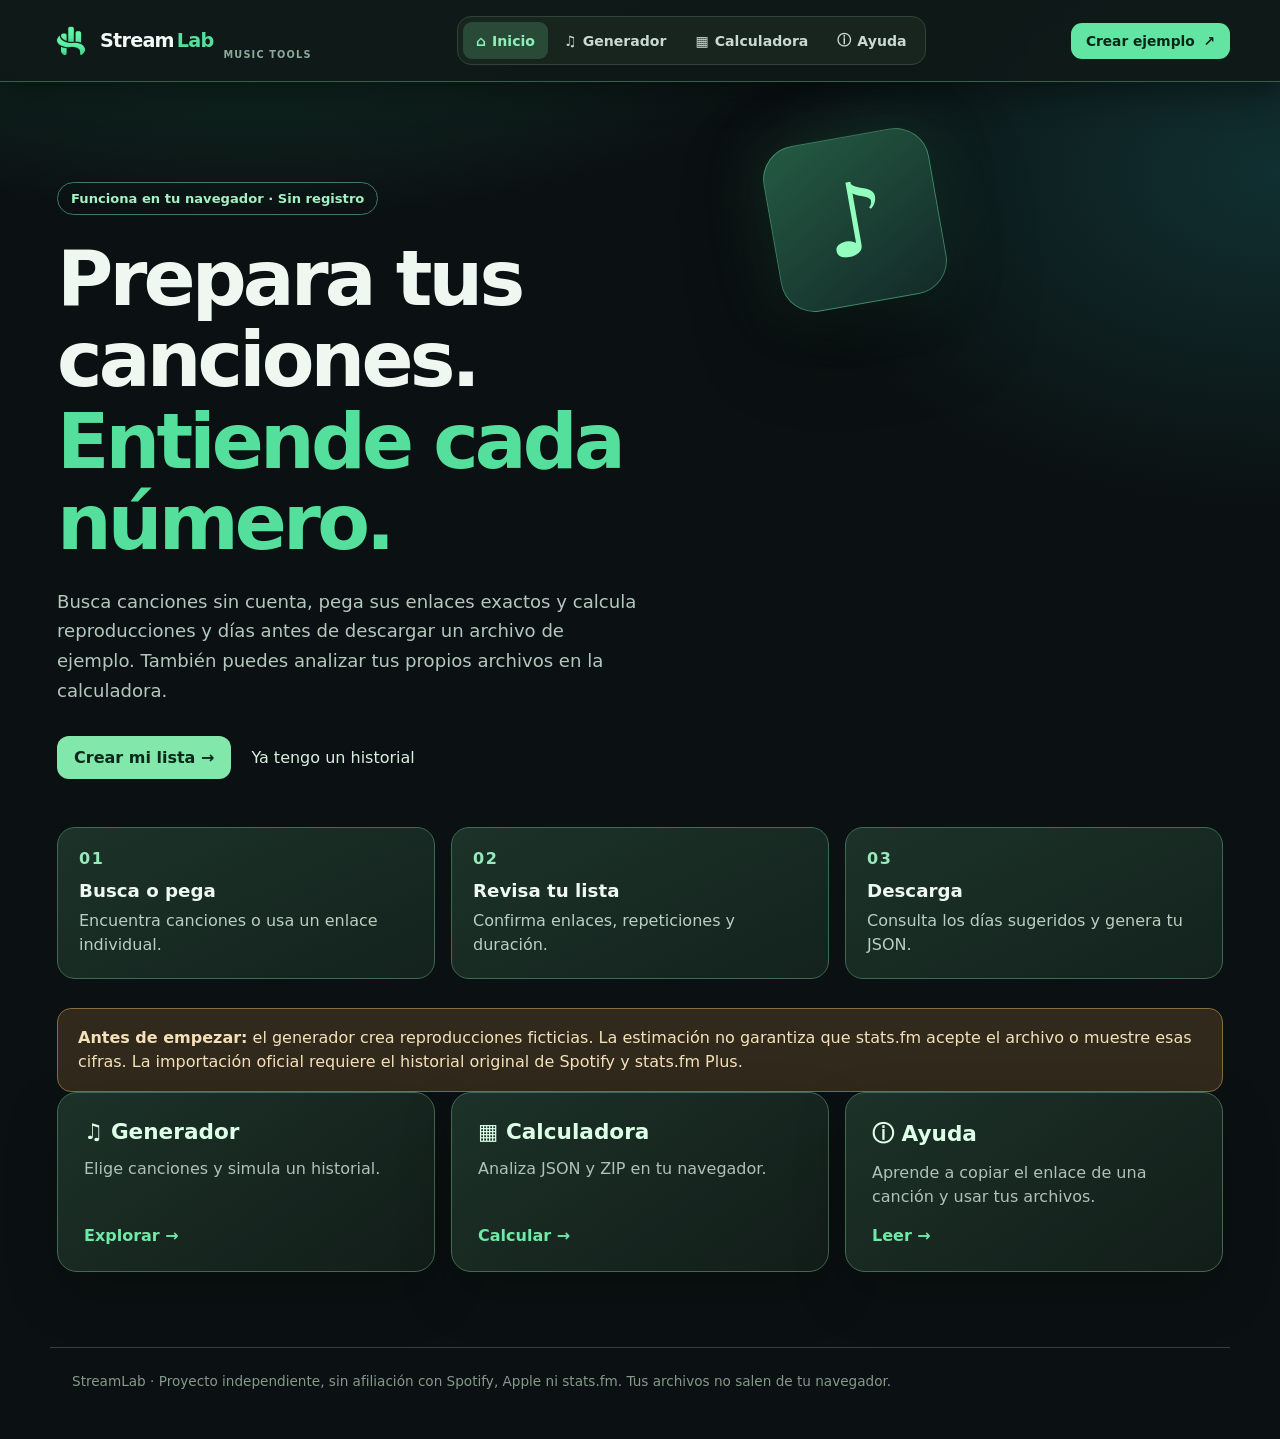
<file: index.html>
<!doctype html><html lang="es"><head><meta charset="utf-8"><meta name="viewport" content="width=device-width,initial-scale=1"><meta name="theme-color" content="#0c1318"><title>StreamLab · Inicio</title><link rel="stylesheet" href="styles.css?v=10"><link rel="icon" type="image/png" sizes="32x32" href="[data-uri]"><link rel="apple-touch-icon" href="[data-uri]"></head><body><a class="skip-link" href="#main">Saltar al contenido</a><header class="top"><a class="brand" href="index.html"><img class="brand-logo" src="[data-uri]" alt="" width="42" height="42"> Stream<span>Lab</span><small>music tools</small></a><nav aria-label="Secciones"><a href="index.html" class="navlink active" aria-current="page">⌂ <span>Inicio</span></a><a href="generator.html" class="navlink">♫ <span>Generador</span></a><a href="calculator.html" class="navlink">▦ <span>Calculadora</span></a><a href="help.html" class="navlink">ⓘ <span>Ayuda</span></a></nav><a class="nav-cta" href="generator.html">Crear ejemplo <span>↗</span></a></header><main id="main" class="page-index"><section class="hero"><div class="pill">Funciona en tu navegador · Sin registro</div><h1>Prepara tus canciones.<br><em>Entiende cada número.</em></h1><p>Busca canciones sin cuenta, pega sus enlaces exactos y calcula reproducciones y días antes de descargar un archivo de ejemplo. También puedes analizar tus propios archivos en la calculadora.</p><a class="button" href="generator.html">Crear mi lista →</a><a class="subtle" href="calculator.html">Ya tengo un historial</a></section><div class="home-steps" aria-label="Tres pasos para empezar"><div><span>01</span><strong>Busca o pega</strong><p>Encuentra canciones o usa un enlace individual.</p></div><div><span>02</span><strong>Revisa tu lista</strong><p>Confirma enlaces, repeticiones y duración.</p></div><div><span>03</span><strong>Descarga</strong><p>Consulta los días sugeridos y genera tu JSON.</p></div></div><div class="alert"><strong>Antes de empezar:</strong> el generador crea reproducciones ficticias. La estimación no garantiza que stats.fm acepte el archivo o muestre esas cifras. La importación oficial requiere el historial original de Spotify y stats.fm Plus.</div><div class="home-grid"><a href="generator.html"><strong>♫ Generador</strong><span>Elige canciones y simula un historial.</span><b>Explorar →</b></a><a href="calculator.html"><strong>▦ Calculadora</strong><span>Analiza JSON y ZIP en tu navegador.</span><b>Calcular →</b></a><a href="help.html"><strong>ⓘ Ayuda</strong><span>Aprende a copiar el enlace de una canción y usar tus archivos.</span><b>Leer →</b></a></div></main><footer>StreamLab · Proyecto independiente, sin afiliación con Spotify, Apple ni stats.fm. Tus archivos no salen de tu navegador.</footer><script src="ui.js?v=10" defer></script></body></html>
</file>
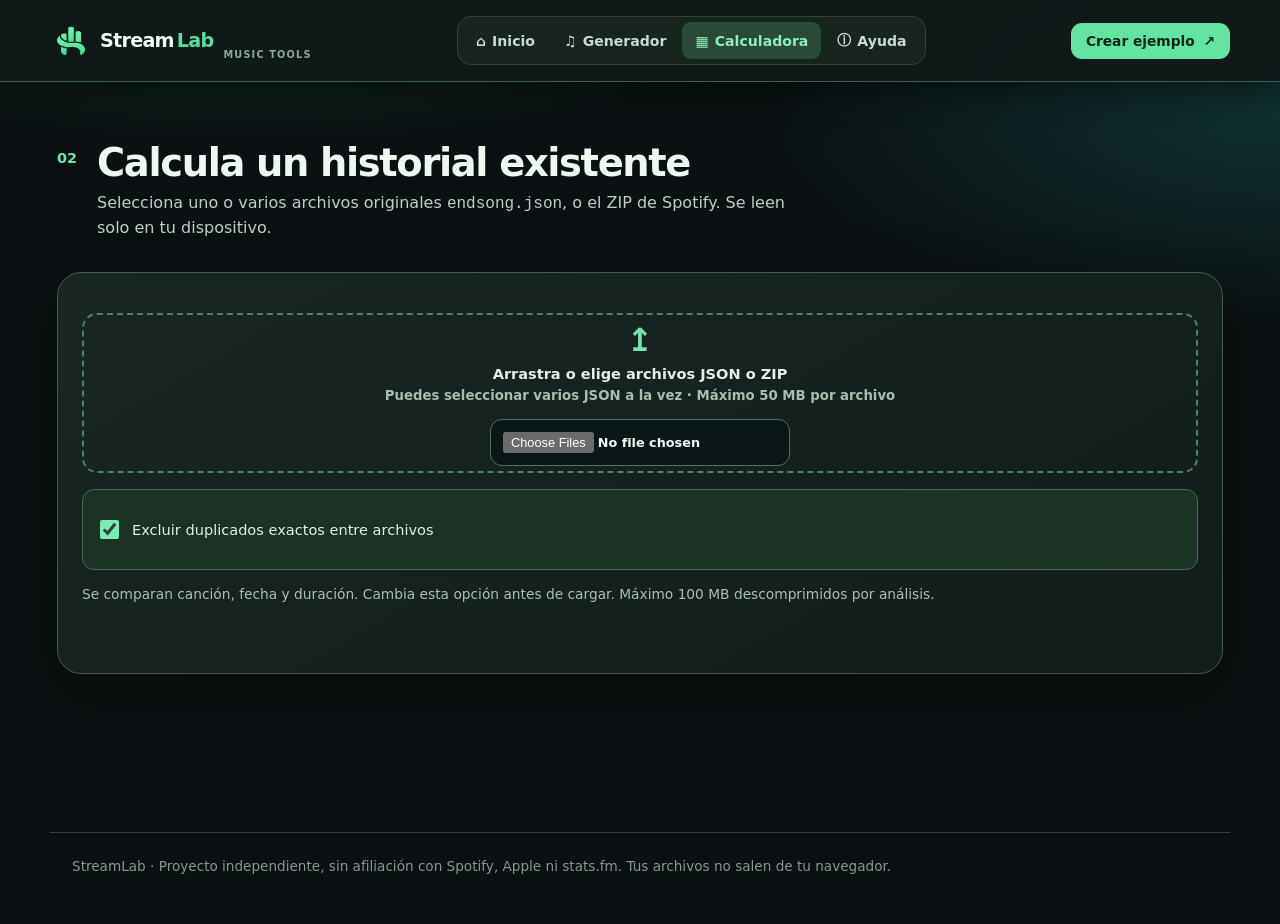
<file: calculator.html>
<!doctype html><html lang="es"><head><meta charset="utf-8"><meta name="viewport" content="width=device-width,initial-scale=1"><meta name="theme-color" content="#0c1318"><title>StreamLab · Calculadora</title><link rel="stylesheet" href="styles.css?v=10"><link rel="icon" type="image/png" sizes="32x32" href="[data-uri]"><link rel="apple-touch-icon" href="[data-uri]"></head><body><a class="skip-link" href="#main">Saltar al contenido</a><header class="top"><a class="brand" href="index.html"><img class="brand-logo" src="[data-uri]" alt="" width="42" height="42"> Stream<span>Lab</span><small>music tools</small></a><nav aria-label="Secciones"><a href="index.html" class="navlink">⌂ <span>Inicio</span></a><a href="generator.html" class="navlink">♫ <span>Generador</span></a><a href="calculator.html" class="navlink active" aria-current="page">▦ <span>Calculadora</span></a><a href="help.html" class="navlink">ⓘ <span>Ayuda</span></a></nav><a class="nav-cta" href="generator.html">Crear ejemplo <span>↗</span></a></header><main id="main" class="page-calculator"><section id="calcular" class="section"><div class="section-title"><span class="number">02</span><div><h2>Calcula un historial existente</h2><p>Selecciona uno o varios archivos originales <code>endsong.json</code>, o el ZIP de Spotify. Se leen solo en tu dispositivo.</p></div></div><div class="panel calculator"><label class="drop" for="historyFiles"><span class="drop-icon">↥</span><strong>Arrastra o elige archivos JSON o ZIP</strong><span>Puedes seleccionar varios JSON a la vez · Máximo 50 MB por archivo</span><input id="historyFiles" type="file" accept=".json,.zip,application/json,application/zip" multiple></label><label class="check"><input id="dedupe" type="checkbox" checked> Excluir duplicados exactos entre archivos</label><p class="hint">Se comparan canción, fecha y duración. Cambia esta opción antes de cargar. Máximo 100 MB descomprimidos por análisis.</p><progress id="readProgress" class="hidden" aria-label="Progreso del análisis"></progress><p id="fileMessage" class="message" role="status" aria-live="polite"></p><div id="fileSummary" class="hidden"><div class="stats dashboard"><div><strong id="realPlays">0</strong><span>Registros de canciones analizados</span></div><div><strong id="realSongs">0</strong><span>Canciones diferentes</span></div><div><strong id="realMinutes">0</strong><span>Minutos escuchados</span></div><div><strong id="realArtists">0</strong><span>Artistas diferentes</span></div><div><strong id="realHours">0</strong><span>Horas escuchadas</span></div><div><strong id="realAlbums">0</strong><span>Álbumes diferentes</span></div><div><strong id="realDays">0</strong><span>Días con reproducciones</span></div><div><strong id="realAvg">0</strong><span>Promedio diario</span></div></div><div class="daily-stats"><h3>Promedios diarios</h3><div class="stats"><div><strong id="avgPlays">0</strong><span>reproducciones por día</span></div><div><strong id="avgMinutes">0</strong><span>minutos por día</span></div></div></div><p class="date-range" id="dateRange"></p><div id="diagnostics" class="diagnostics"></div><button id="exportReport" type="button" class="secondary">Descargar resumen JSON</button><h3>Canciones con más registros</h3><div id="topSongs" class="top-songs"></div><p class="hint">Estos son los datos del archivo, no una confirmación de aceptación por stats.fm. Los días y promedios se calculan en UTC; las fechas ausentes impiden calcular un promedio fiable.</p></div></div></section></main><footer>StreamLab · Proyecto independiente, sin afiliación con Spotify, Apple ni stats.fm. Tus archivos no salen de tu navegador.</footer><script src="core.js?v=10" defer></script><script src="zip.js?v=10" defer></script><script src="calculator.js?v=10" defer></script><script src="ui.js?v=10" defer></script></body></html>
</file>
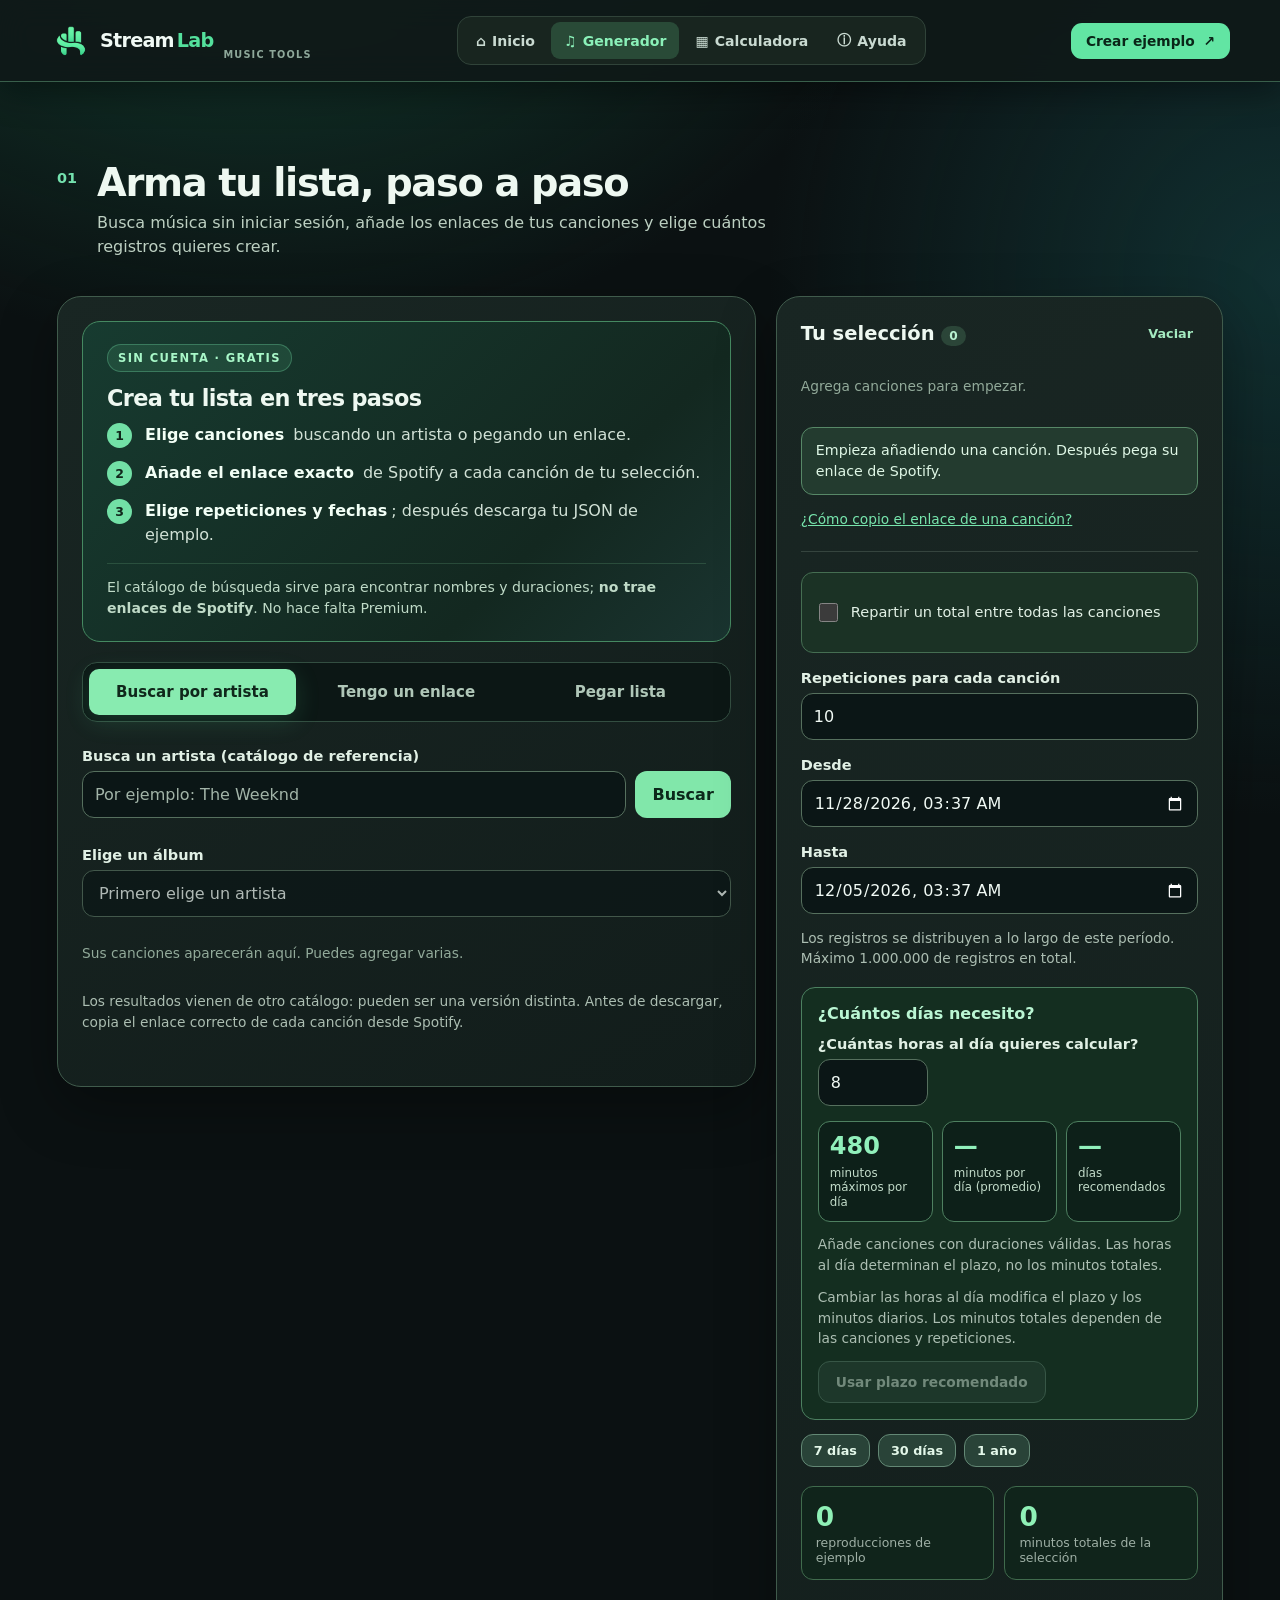
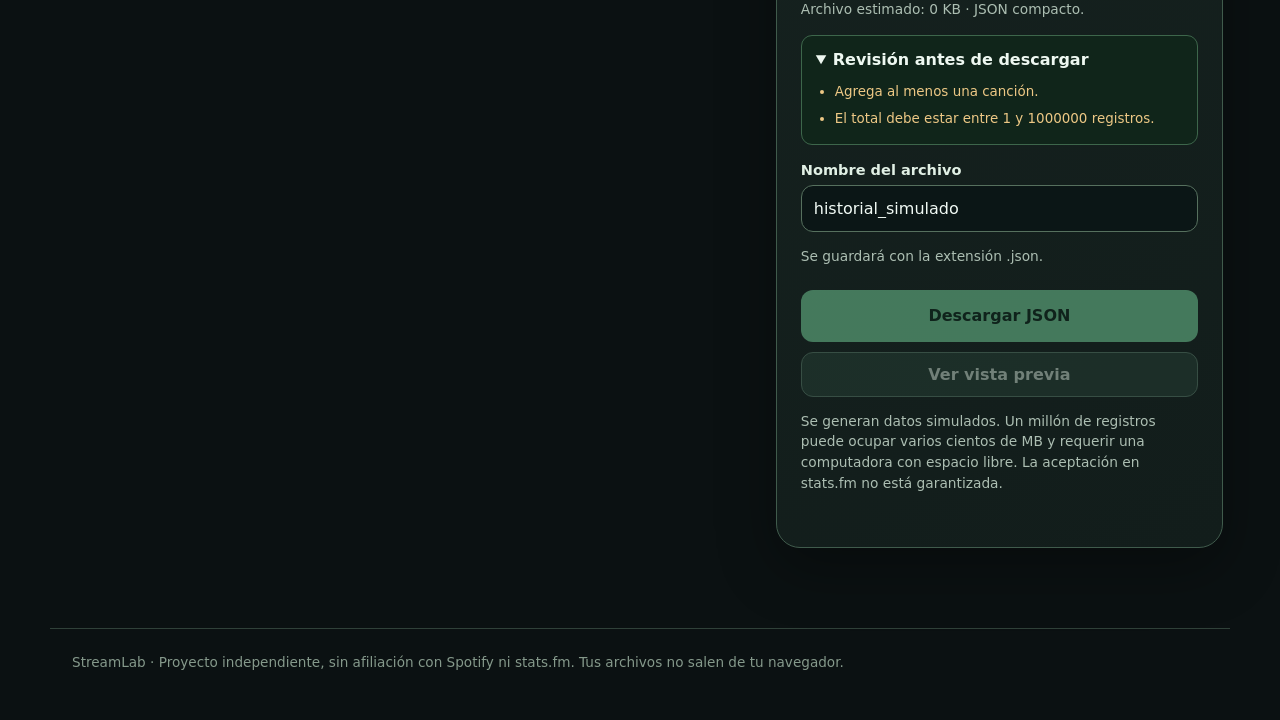
<file: generator.html>
<!doctype html><html lang="es"><head><meta charset="utf-8"><meta name="viewport" content="width=device-width,initial-scale=1"><meta name="theme-color" content="#0c1318"><title>StreamLab · Generador</title><link rel="stylesheet" href="styles.css?v=15"><link rel="icon" type="image/png" sizes="32x32" href="[data-uri]"><link rel="apple-touch-icon" href="[data-uri]"></head><body><a class="skip-link" href="#main">Saltar al contenido</a><header class="top"><a class="brand" href="index.html"><img class="brand-logo" src="[data-uri]" alt="" width="42" height="42"> Stream<span>Lab</span><small>music tools</small></a><nav aria-label="Secciones"><a href="index.html" class="navlink">⌂ <span>Inicio</span></a><a href="generator.html" class="navlink active" aria-current="page">♫ <span>Generador</span></a><a href="calculator.html" class="navlink">▦ <span>Calculadora</span></a><a href="help.html" class="navlink">ⓘ <span>Ayuda</span></a></nav><a class="nav-cta" href="generator.html">Crear ejemplo <span>↗</span></a></header><main id="main" class="page-generator"><section id="crear" class="section"><div class="section-title"><span class="number">01</span><div><h2>Arma tu lista, paso a paso</h2><p>Busca música sin iniciar sesión, añade los enlaces de tus canciones y elige cuántos registros quieres crear.</p></div></div><div class="columns"><div class="panel"><div class="guide-card"><span class="guide-tag">SIN CUENTA · GRATIS</span><h3>Crea tu lista en tres pasos</h3><ol><li><strong>Elige canciones</strong> buscando un artista o pegando un enlace.</li><li><strong>Añade el enlace exacto</strong> de Spotify a cada canción de tu selección.</li><li><strong>Elige repeticiones y fechas</strong>; después descarga tu JSON de ejemplo.</li></ol><p>El catálogo de búsqueda sirve para encontrar nombres y duraciones; <strong>no trae enlaces de Spotify</strong>. No hace falta Premium.</p></div><div class="tabs" role="tablist" aria-label="Forma de añadir música"><button class="tab selected" type="button" data-mode="search">Buscar por artista</button><button class="tab" type="button" data-mode="link">Tengo un enlace</button><button class="tab" type="button" data-mode="batch">Pegar lista</button></div><div id="searchPane" class="pane"><label for="artistSearch">Busca un artista (catálogo de referencia)</label><div class="row"><input id="artistSearch" placeholder="Por ejemplo: The Weeknd" autocomplete="off"><button id="findArtists" type="button">Buscar</button></div><div id="artistResults" class="results" aria-live="polite"></div><label for="albumSelect">Elige un álbum</label><select id="albumSelect" disabled><option>Primero elige un artista</option></select><div id="trackResults" class="results" aria-live="polite"><p class="muted">Sus canciones aparecerán aquí. Puedes agregar varias.</p></div><p class="hint">Los resultados vienen de otro catálogo: pueden ser una versión distinta. Antes de descargar, copia el enlace correcto de cada canción desde Spotify.</p></div><div id="linkPane" class="pane hidden"><label for="spotifyUrl">Enlace de Spotify (canción o álbum)</label><div class="row"><input id="spotifyUrl" type="url" placeholder="https://open.spotify.com/track/..."><button id="resolveUrl" type="button">Revisar enlace</button></div><div id="linkResult" class="results" aria-live="polite"></div><p class="hint">Un enlace de canción permite recuperar el título público; completa artista y duración. Si pegas un álbum, te mostramos posibles coincidencias para orientarte, pero deberás añadir el enlace exacto de cada canción.</p><form id="manualPane" class="hidden"><p class="hint">Comprueba los datos de esta versión. <a id="verifySpotify" href="https://open.spotify.com/" target="_blank" rel="noopener noreferrer">Abrir canción en Spotify ↗</a></p><div class="formgrid"><div><label for="manualArtist">Artista *</label><input id="manualArtist" required placeholder="Nombre del artista"></div><div><label for="manualAlbum">Álbum</label><input id="manualAlbum" placeholder="Opcional"></div><div><label for="manualTrack">Canción *</label><input id="manualTrack" required placeholder="Título de canción"></div><div><label for="manualDuration">Duración en segundos *</label><input id="manualDuration" type="number" min="1" max="36000" required value="210"></div></div><label for="manualUri">Enlace de la canción de Spotify</label><input id="manualUri" required readonly placeholder="https://open.spotify.com/track/..."><button type="submit" class="add">+ Agregar canción</button></form></div><div id="batchPane" class="pane hidden"><h3>Importar una lista de canciones</h3><p class="hint">Pega varios enlaces de canciones o sube un TXT, MD, CSV, JSON o DOCX (hasta 5 MB). Todo se lee en este dispositivo.</p><label for="batchText">Texto con enlaces de Spotify</label><textarea id="batchText" rows="7" placeholder="Canción | Artista | Álbum | 3:20 | https://open.spotify.com/track/…"></textarea><label for="batchFile">O selecciona un documento</label><input id="batchFile" type="file" accept=".txt,.md,.csv,.json,.docx,text/plain,application/vnd.openxmlformats-officedocument.wordprocessingml.document"><button id="scanBatch" type="button" class="full add">Detectar enlaces</button><p class="hint">Puedes escribir cada canción como: título | artista | álbum | duración (m:ss) | enlace. También se aceptan enlaces solos, pero hay que revisar la duración.</p><div id="batchResults" class="batch-results" aria-live="polite"></div><div class="row batch-actions"><button id="lookupBatch" type="button" class="secondary hidden">Consultar títulos públicos</button><button id="addBatch" type="button" class="hidden">Añadir canciones completas</button></div><p id="batchMessage" class="message" role="status" aria-live="polite"></p></div><div class="message" id="searchMessage" role="status" aria-live="polite"></div></div><aside class="panel queue-panel"><div class="queue-head"><h3>Tu selección <span id="queueCount" class="badge">0</span></h3><button id="clearQueue" class="text-btn" type="button">Vaciar</button></div><div id="queue" class="queue"><p class="muted">Agrega canciones para empezar.</p></div><p id="linkProgress" class="progress-note" role="status" aria-live="polite">Empieza añadiendo una canción. Después pega su enlace de Spotify.</p><p class="hint"><a href="help.html">¿Cómo copio el enlace de una canción?</a></p><div class="controls"><label class="check" for="repeatTotal"><input id="repeatTotal" type="checkbox"> Repartir un total entre todas las canciones</label><div id="totalControl" class="hidden"><label for="totalPlays">Total para repartir</label><input id="totalPlays" type="number" min="1" max="1000000" value="100"><p class="hint">El total se divide entre las canciones; la diferencia entre ellas será como máximo una reproducción.</p></div><div id="perSongControl"><label for="plays">Repeticiones para cada canción</label><input id="plays" type="number" min="1" max="1000000" value="10"></div><div class="formgrid"><div><label for="start">Desde</label><input id="start" type="datetime-local"></div><div><label for="end">Hasta</label><input id="end" type="datetime-local"></div></div><p class="hint">Los registros se distribuyen a lo largo de este período. Máximo 1.000.000 de registros en total.</p></div><div id="periodPlanner" class="period-planner" aria-live="polite"><strong>¿Cuántos días necesito?</strong><label for="dailyHours">¿Cuántas horas al día quieres calcular?</label><input id="dailyHours" type="number" min="1" max="24" step="1" value="8"><div class="planning-metrics"><div><strong id="dailyCapacity">480</strong><span>minutos máximos por día</span></div><div><strong id="dailyAverage">—</strong><span>minutos por día (promedio)</span></div><div><strong id="recommendedDays">—</strong><span>días recomendados</span></div></div><p id="daysEstimate" class="hint">Añade canciones para calcular el plazo.</p><p class="hint">Cambiar las horas al día modifica el plazo y los minutos diarios. Los minutos totales dependen de las canciones y repeticiones.</p><button id="applyDays" type="button" class="secondary" disabled>Usar plazo recomendado</button></div><div class="presets" aria-label="Período rápido"><button type="button" data-days="7" class="secondary">7 días</button><button type="button" data-days="30" class="secondary">30 días</button><button type="button" data-days="365" class="secondary">1 año</button></div><div class="stats"><div><strong id="estimatePlays">0</strong><span>reproducciones de ejemplo</span></div><div><strong id="estimateMinutes">0</strong><span>minutos totales de la selección</span></div></div><p id="estimateSize" class="hint"></p><details class="validation" open><summary>Revisión antes de descargar</summary><ul id="validationList" aria-live="polite"></ul></details><label for="filename">Nombre del archivo</label><input id="filename" type="text" maxlength="80" value="historial_simulado" placeholder="Ejemplo: mis_canciones"><p class="hint">Se guardará con la extensión .json.</p><button id="download" type="button" class="full" disabled>Descargar JSON</button><div id="downloadState" class="download-state hidden"><label for="downloadProgress">Preparando archivo</label><progress id="downloadProgress" max="100" value="0"></progress><div class="row"><span id="downloadStatus" role="status" aria-live="polite"></span><button id="cancelDownload" type="button" class="secondary">Cancelar</button></div></div><button id="preview" class="secondary full" type="button">Ver vista previa</button><pre id="jsonPreview" class="hidden" tabindex="0" aria-label="Vista previa de los primeros registros"></pre><p class="hint">Se generan datos simulados. Un millón de registros puede ocupar varios cientos de MB y requerir una computadora con espacio libre. La aceptación en stats.fm no está garantizada.</p><div class="message" id="generateMessage" role="status" aria-live="polite"></div></aside></div></section></main><dialog id="linkDialog" aria-labelledby="linkTitle"><form id="linkForm"><h2 id="linkTitle">Revisar canción y enlace</h2><p id="linkSong"></p><div class="formgrid"><div><label for="editTrack">Canción</label><input id="editTrack" required></div><div><label for="editArtist">Artista</label><input id="editArtist" required></div><div><label for="editAlbum">Álbum</label><input id="editAlbum"></div><div><label for="editDuration">Duración (segundos)</label><input id="editDuration" type="number" min="1" max="36000" step="1" required></div></div><label for="queueUri">Enlace o URI de Spotify</label><input id="queueUri" required placeholder="https://open.spotify.com/track/…"><p class="hint">Abre esa versión en Spotify, toca ⋮ → Compartir → Copiar enlace.</p><p id="linkError" role="alert"></p><div class="row"><button type="submit">Guardar cambios</button><button id="closeLink" type="button" class="secondary">Cancelar</button></div></form></dialog><footer>StreamLab · Proyecto independiente, sin afiliación con Spotify ni stats.fm. Tus archivos no salen de tu navegador.</footer><script src="core.js?v=12" defer></script><script src="zip.js?v=11" defer></script><script src="batch-links.js?v=1" defer></script><script src="app.js?v=19" defer></script><script src="ui.js?v=10" defer></script></body></html>
</file>
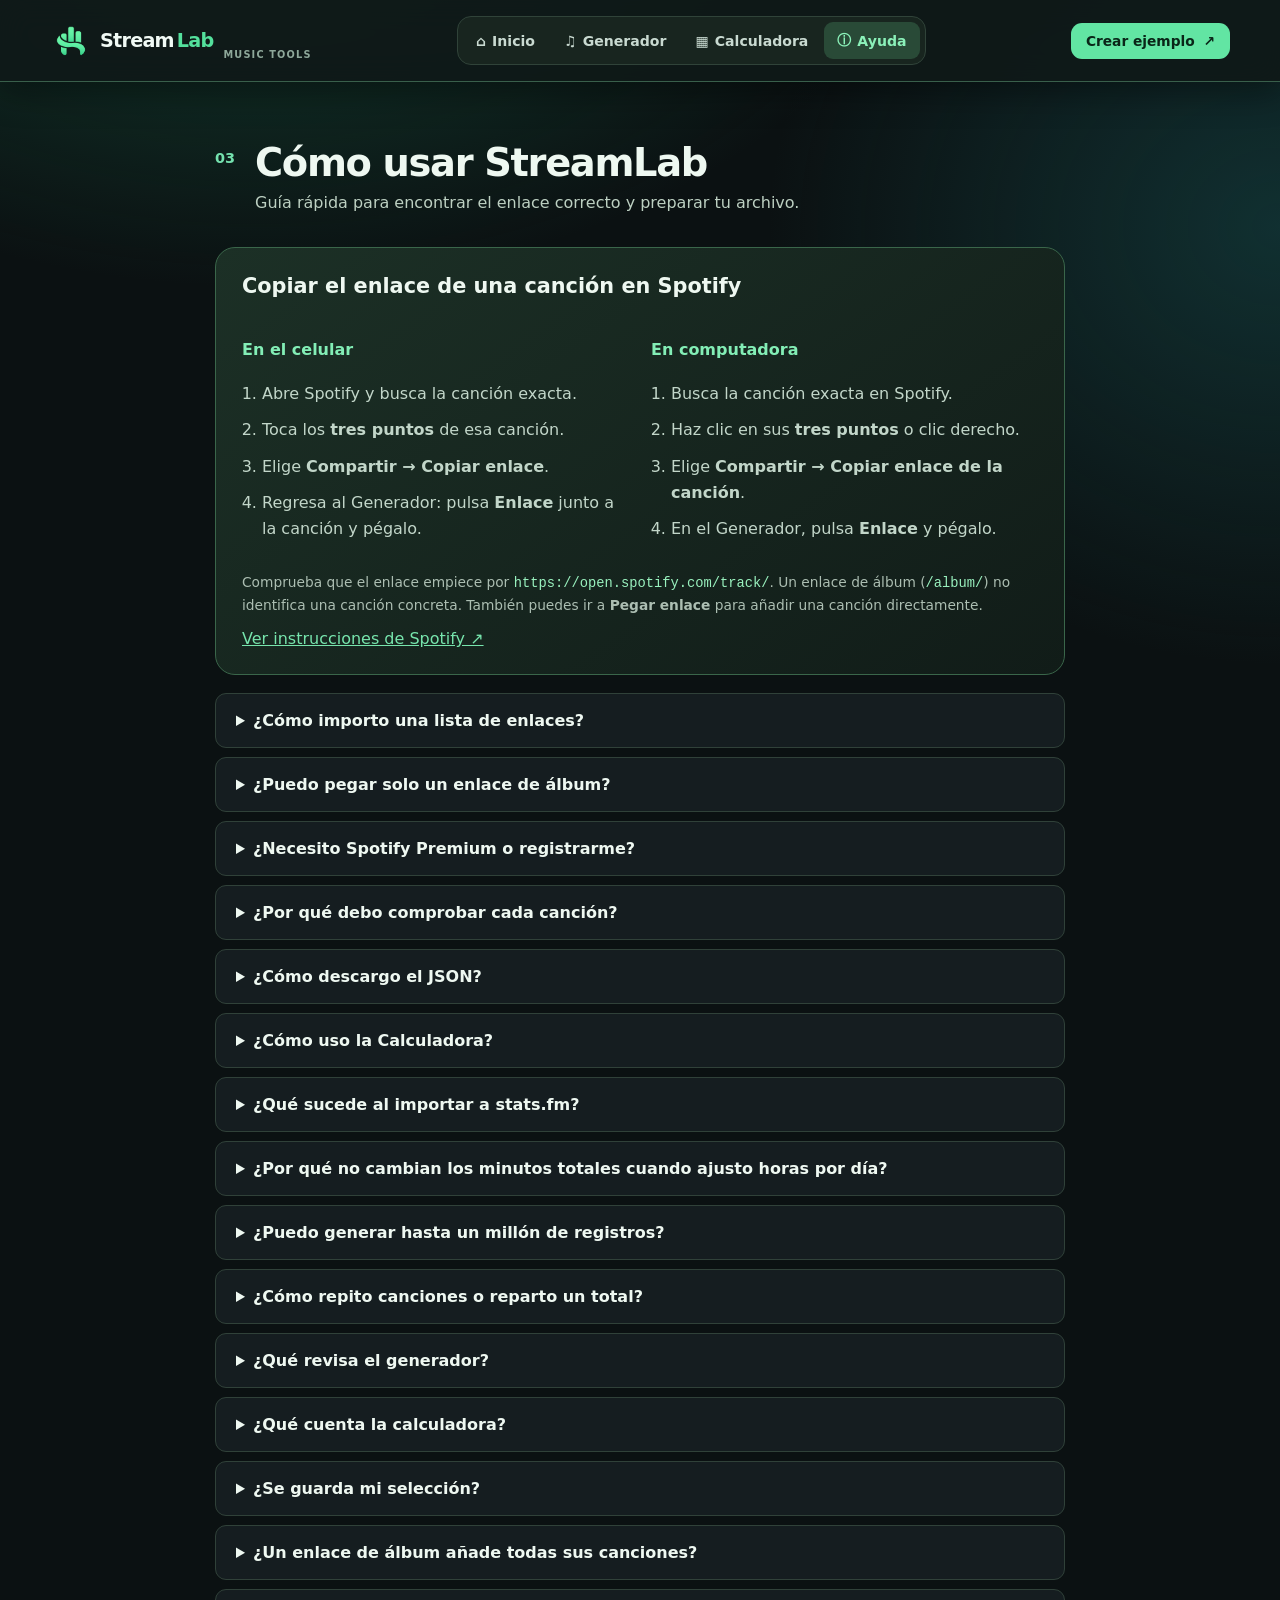
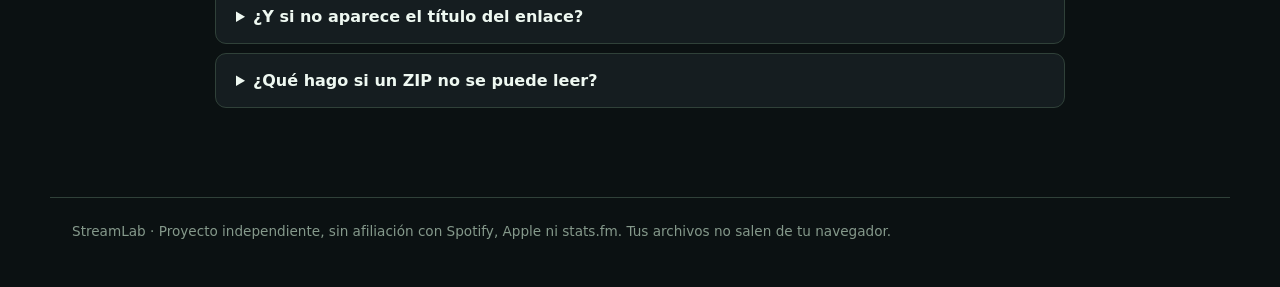
<file: help.html>
<!doctype html><html lang="es"><head><meta charset="utf-8"><meta name="viewport" content="width=device-width,initial-scale=1"><meta name="theme-color" content="#0c1318"><title>StreamLab · Ayuda</title><link rel="stylesheet" href="styles.css?v=15"><link rel="icon" type="image/png" sizes="32x32" href="[data-uri]"><link rel="apple-touch-icon" href="[data-uri]"></head><body><a class="skip-link" href="#main">Saltar al contenido</a><header class="top"><a class="brand" href="index.html"><img class="brand-logo" src="[data-uri]" alt="" width="42" height="42"> Stream<span>Lab</span><small>music tools</small></a><nav aria-label="Secciones"><a href="index.html" class="navlink">⌂ <span>Inicio</span></a><a href="generator.html" class="navlink">♫ <span>Generador</span></a><a href="calculator.html" class="navlink">▦ <span>Calculadora</span></a><a href="help.html" class="navlink active" aria-current="page">ⓘ <span>Ayuda</span></a></nav><a class="nav-cta" href="generator.html">Crear ejemplo <span>↗</span></a></header><main id="main" class="page-help"><section id="ayuda" class="section help"><div class="section-title"><span class="number">03</span><div><h2>Cómo usar StreamLab</h2><p>Guía rápida para encontrar el enlace correcto y preparar tu archivo.</p></div></div><div class="help-card"><h3>Copiar el enlace de una canción en Spotify</h3><div class="help-columns"><div><h4>En el celular</h4><ol><li>Abre Spotify y busca la canción exacta.</li><li>Toca los <strong>tres puntos</strong> de esa canción.</li><li>Elige <strong>Compartir → Copiar enlace</strong>.</li><li>Regresa al Generador: pulsa <strong>Enlace</strong> junto a la canción y pégalo.</li></ol></div><div><h4>En computadora</h4><ol><li>Busca la canción exacta en Spotify.</li><li>Haz clic en sus <strong>tres puntos</strong> o clic derecho.</li><li>Elige <strong>Compartir → Copiar enlace de la canción</strong>.</li><li>En el Generador, pulsa <strong>Enlace</strong> y pégalo.</li></ol></div></div><p class="hint">Comprueba que el enlace empiece por <code>https://open.spotify.com/track/</code>. Un enlace de álbum (<code>/album/</code>) no identifica una canción concreta. También puedes ir a <strong>Pegar enlace</strong> para añadir una canción directamente.</p><a href="https://support.spotify.com/es/artists/article/finding-your-artist-track-release-links/" target="_blank" rel="noopener noreferrer">Ver instrucciones de Spotify ↗</a></div><details><summary>¿Cómo importo una lista de enlaces?</summary><p>En el Generador, abre «Pegar lista». Pega texto con enlaces de canciones o elige un documento TXT, MD, CSV, JSON o DOCX de hasta 5 MB. Pulsa «Detectar enlaces», revisa cada canción y completa artista y duración. Puedes usar «Consultar títulos públicos» para recuperar nombres disponibles; comprueba cada versión. Después pulsa «Añadir canciones completas», elige repeticiones y fechas y descarga tu JSON de ejemplo. Formato recomendado, una canción por línea: <code>Título | Artista | Álbum | 3:20 | https://open.spotify.com/track/…</code>. Los documentos se leen en el navegador.</p></details><details><summary>¿Puedo pegar solo un enlace de álbum?</summary><p>La lista identifica los enlaces de álbum, pero no puede obtener los enlaces exactos de todas sus pistas a partir del enlace sin acceso a la API de Spotify. Abre cada canción del álbum en Spotify y copia su enlace individual; luego pega la lista. También puedes usar «Buscar por artista» como referencia, siempre revisando las versiones y sus enlaces.</p></details><details><summary>¿Necesito Spotify Premium o registrarme?</summary><p>No. Puedes buscar nombres en un catálogo público y pegar enlaces de Spotify sin conectar tu cuenta. La calculadora también funciona sin registrarte.</p></details><details><summary>¿Por qué debo comprobar cada canción?</summary><p>Las búsquedas provienen de un catálogo distinto de Spotify: dos versiones pueden tener el mismo nombre. Busca la versión que quieres en Spotify, copia su enlace de canción y añádelo a la fila correspondiente de «Tu selección». Si pegas un enlace individual en el generador, revisa también el artista y la duración.</p></details><details><summary>¿Cómo descargo el JSON?</summary><p>Agrega canciones, pega sus enlaces, ajusta las reproducciones y fechas, escribe el nombre del archivo y pulsa «Descargar JSON de ejemplo».</p></details><details><summary>¿Cómo uso la Calculadora?</summary><p>En la página Calculadora, elige archivos JSON o ZIP de historial para ver reproducciones, minutos, canciones y promedios. Los archivos se leen en tu dispositivo.</p></details><details><summary>¿Qué sucede al importar a stats.fm?</summary><p>El generador crea un archivo con datos simulados; que se acepte y cuántos registros se contabilicen depende de las comprobaciones de stats.fm. Para el historial auténtico, sigue su <a href="https://support.stats.fm/es-ES/docs/import/spotify-import/" target="_blank" rel="noopener noreferrer">guía oficial de importación</a>.</p></details><details><summary>¿Por qué no cambian los minutos totales cuando ajusto horas por día?</summary><p>Los minutos totales son la suma de duración × repeticiones de tus canciones. Las horas diarias establecen cuántos minutos podrías escuchar en un día y cuántos días necesitas. El generador muestra ambas cifras y el promedio diario; al cambiar las horas, los minutos totales permanecen iguales.</p></details><details><summary>¿Puedo generar hasta un millón de registros?</summary><p>Sí, siempre que las fechas elegidas alcancen para la duración total. La descarga se prepara por partes y muestra el avance. Un millón de registros puede ocupar varios cientos de MB: usa un dispositivo con espacio libre suficiente, preferiblemente una computadora. La calculadora conserva sus límites propios de tamaño al leer archivos.</p></details><details><summary>¿Cómo repito canciones o reparto un total?</summary><p>Escribe la cantidad de cada canción o activa «Repartir un total». Con tres canciones, 100 por canción produce 300 registros; un total repartido de 100 produce 34, 33 y 33. La página calcula el mínimo continuo y recomienda días según las horas diarias que elijas (8 de inicio). Puedes aplicar ese período con un botón. Son cálculos de duración, no una garantía de aceptación.</p></details><details><summary>¿Qué revisa el generador?</summary><p>Revisa los enlaces, el título, artista, duración, cantidades enteras y fechas no futuras. El período debe alcanzar para la duración total. Las fechas del formulario son locales y el JSON se exporta en UTC. La validación comprueba el formato, no garantiza la aceptación de stats.fm.</p></details><details><summary>¿Qué cuenta la calculadora?</summary><p>Cuenta registros de canciones con título, artista y duración numérica no negativa. Señala fechas ausentes, identificadores ausentes y duración cero. Opcionalmente excluye duplicados con igual canción, fecha y duración. No modifica el archivo original ni predice lo que stats.fm aceptará.</p></details><details><summary>¿Se guarda mi selección?</summary><p>La selección solo dura mientras tengas abierta la página. Al volver a entrar o recargar, el generador comienza vacío. «Vaciar» limpia la selección actual y «Deshacer» la recupera mientras sigas en esa página. Los historiales de la calculadora tampoco se guardan.</p></details><details><summary>¿Un enlace de álbum añade todas sus canciones?</summary><p>Sin iniciar sesión ni usar la API de Spotify, el enlace de un álbum solo ayuda a encontrar posibles coincidencias en un catálogo de referencia. No identifica con seguridad las URI de sus canciones. Para exportarlas debes pegar el enlace individual de cada canción; también puedes pegar cada canción directamente en «Tengo un enlace».</p></details><details><summary>¿Y si no aparece el título del enlace?</summary><p>Puedes completar manualmente el título, artista, álbum y duración mirando la canción enlazada. El enlace de Spotify identifica la grabación; nunca damos por hecho que una sugerencia de otro catálogo es idéntica.</p></details><details><summary>¿Qué hago si un ZIP no se puede leer?</summary><p>Extrae sus archivos JSON y selecciónalos directamente. Se admiten ZIP estándar sin contraseña, con compresión Store o Deflate. Cada archivo de entrada puede ocupar hasta 50 MB y el análisis hasta 100 MB descomprimidos.</p></details></section></main><footer>StreamLab · Proyecto independiente, sin afiliación con Spotify, Apple ni stats.fm. Tus archivos no salen de tu navegador.</footer><script src="ui.js?v=10" defer></script></body></html>
</file>
<file: styles.css>
:root{font-family:Inter,system-ui,-apple-system,Segoe UI,sans-serif;color:#edf5f5;background:#0b1014;scroll-behavior:smooth}*{box-sizing:border-box}body{margin:0;background:radial-gradient(circle at 70% 0,#123c31 0,transparent 36%),#0b1014}a{color:#77e5ad}.top{position:sticky;top:0;z-index:3;display:flex;justify-content:space-between;align-items:center;background:#0b1014ee;backdrop-filter:blur(15px);border-bottom:1px solid #263a33;padding:16px max(22px,calc((100vw - 1180px)/2))}.brand{color:#f1faf5;text-decoration:none;font-weight:900;font-size:1.2rem;letter-spacing:-.04em}.brand span,.hero em{color:#54e09c;font-style:normal}nav{display:flex;gap:25px}nav a{text-decoration:none;color:#c9dad1;font-size:.92rem}nav a:hover{color:#54e09c}main{max-width:1180px;margin:auto;padding:0 22px}.hero{padding:90px 0 66px;max-width:900px}.pill{display:inline-block;border:1px solid #3f7960;color:#a4f1c3;border-radius:50px;padding:8px 13px;font-size:.82rem;font-weight:700}h1{font-size:clamp(2.8rem,6.4vw,5.6rem);letter-spacing:-.07em;line-height:1.02;margin:23px 0}.hero p{max-width:680px;color:#b4c7bd;font-size:1.13rem;line-height:1.65;margin-bottom:30px}a.button,button{cursor:pointer;border:0;border-radius:11px;padding:12px 17px;background:#55d99b;color:#072017;font:inherit;font-weight:800;text-decoration:none;display:inline-block}button:hover,.button:hover{filter:brightness(1.1)}button:disabled{opacity:.45;cursor:not-allowed}.subtle{margin-left:20px;color:#d9eee1;text-decoration:none}.alert{padding:17px 20px;border:1px solid #856c3b;border-radius:14px;background:#31291b;color:#f4e1b9;line-height:1.5}.section{padding:74px 0 20px;scroll-margin-top:65px}.section-title{display:flex;align-items:start;gap:20px;margin-bottom:25px}.number{color:#74e1ae;font-weight:800;font-size:.9rem;padding-top:9px}.section h2{font-size:clamp(1.8rem,3vw,2.5rem);letter-spacing:-.045em;margin:0}.section-title p{color:#aabdb4;line-height:1.5;margin:7px 0}.columns{display:grid;grid-template-columns:minmax(0,1.25fr) minmax(320px,.8fr);gap:20px;align-items:start}.panel{background:#151d20;border:1px solid #304139;border-radius:20px;padding:24px}.tabs{display:flex;gap:7px;background:#0e1516;padding:5px;border-radius:12px;margin-bottom:25px}.tab{flex:1;background:transparent;color:#b0c7b8;font-size:.83rem;padding:11px 7px}.tab.selected{background:#244332;color:#c5f7d9}.hidden{display:none!important}label{display:block;margin:16px 0 7px;font-weight:700;font-size:.88rem;color:#d7e7dd}input,select{width:100%;background:#0b1215;color:#f1faf5;border:1px solid #3c5047;border-radius:10px;padding:12px;font:inherit;min-width:0;outline:none}input:focus,select:focus{border-color:#55d99b;box-shadow:0 0 0 3px #55d99b22}input::placeholder{color:#80988b}.row{display:flex;gap:9px}.row input{flex:1}.row button{white-space:nowrap}.hint,.muted{color:#92aa9a;font-size:.86rem;line-height:1.5}.results{margin-top:12px;max-height:310px;overflow:auto}.result,.queue-item{display:flex;align-items:center;gap:11px;padding:11px;border:1px solid #35443e;border-radius:11px;margin-bottom:8px;background:#101719}.result img,.queue-item img{width:44px;height:44px;object-fit:cover;border-radius:7px;background:#293830}.result-info,.queue-info{flex:1;min-width:0}.result strong,.queue-item strong{display:block;white-space:nowrap;overflow:hidden;text-overflow:ellipsis;font-size:.91rem}.result small,.queue-item small{display:block;color:#a0b4a6;margin-top:4px;overflow:hidden;text-overflow:ellipsis;white-space:nowrap}.result button,.queue-item button{padding:8px 11px;font-size:.8rem;white-space:nowrap}.result button.secondary{background:#294538;color:#d1f7df}.formgrid{display:grid;grid-template-columns:1fr 1fr;gap:0 12px}.add{margin-top:19px}.message{color:#edc885;font-size:.88rem;line-height:1.45;min-height:16px}.queue-head{display:flex;align-items:center;justify-content:space-between}.queue-head h3{margin:0}.badge{display:inline-block;background:#2b4538;color:#b8f2d0;border-radius:100px;font-size:.76rem;padding:3px 8px}.text-btn{background:none;color:#a4eac0;padding:5px;font-size:.8rem}.queue{max-height:260px;overflow:auto;margin:16px 0}.queue-item input{width:71px;text-align:center;padding:7px}.queue-item button{background:#3c3031;color:#ffd9d8}.controls{border-top:1px solid #35443e;padding-top:4px}.stats{display:grid;grid-template-columns:1fr 1fr;gap:10px;margin:19px 0}.stats>div{background:#0c1515;border:1px solid #294236;border-radius:12px;padding:14px}.stats strong{display:block;font-size:1.65rem;color:#78edb4}.stats span{display:block;color:#9eafa5;font-size:.78rem;margin-top:3px}.stats.three{grid-template-columns:repeat(3,1fr)}.full{width:100%}.calculator{max-width:820px}.drop{border:2px dashed #4b8060;border-radius:15px;min-height:160px;display:flex;align-items:center;justify-content:center;flex-direction:column;gap:6px;text-align:center;cursor:pointer}.drop span{color:#a8bdad;font-size:.83rem}.drop-icon{font-size:2rem!important;color:#76e2aa!important}.drop input{max-width:300px;margin-top:10px;font-size:.8rem}.top-songs>div{display:flex;justify-content:space-between;padding:11px 0;border-bottom:1px solid #304139;gap:12px}.top-songs span{color:#a4e8bf;white-space:nowrap}details{border:1px solid #304139;border-radius:11px;padding:17px 20px;margin-bottom:9px;background:#151d20}summary{cursor:pointer;font-weight:700}details p{color:#aebfb3;line-height:1.55}footer{max-width:1180px;margin:60px auto 0;border-top:1px solid #304139;padding:25px 22px 50px;color:#85998b;font-size:.85rem}@media(max-width:780px){.columns{grid-template-columns:1fr}.hero{padding:60px 0 45px}.section{padding-top:58px}.top{padding:14px 18px}nav{gap:11px}nav a{font-size:.8rem}.panel{padding:17px}}@media(max-width:430px){.formgrid{grid-template-columns:1fr}.stats.three{grid-template-columns:1fr 1fr}.tab{font-size:.72rem;padding:9px 2px}.subtle{display:block;margin:17px 0 0}}

/* Navigation and calculator */
.top{min-height:74px;gap:24px;box-shadow:0 8px 30px #0005}.brand{display:flex;align-items:center;white-space:nowrap;gap:5px}.brand small{font-size:.61rem;color:#8ea89a;letter-spacing:.12em;text-transform:uppercase;margin-left:7px;align-self:flex-end;margin-bottom:2px}.logo-icon{display:inline-grid;place-items:center;background:linear-gradient(145deg,#6ff2b0,#259966);color:#072016;border-radius:12px;width:34px;height:34px;margin-right:7px;font-size:1.2rem;box-shadow:0 0 28px #45dc8455}nav{background:#18251f;border:1px solid #304339;border-radius:14px;padding:5px;gap:3px}nav .navlink{display:flex;align-items:center;gap:6px;padding:9px 13px;border-radius:9px;white-space:nowrap;font-size:.88rem;font-weight:650}nav .navlink:hover,nav .navlink.active{background:#294a37;color:#8bf1b9}.nav-cta{padding:10px 15px;border-radius:11px;background:#62e5a3;color:#0a2518;text-decoration:none;font-weight:800;white-space:nowrap;font-size:.86rem}.nav-cta span{margin-left:4px}.panel{box-shadow:0 17px 55px #0003}.stats.dashboard{grid-template-columns:repeat(4,minmax(0,1fr));gap:12px}.stats.dashboard>div{min-height:110px;background:linear-gradient(140deg,#14231d,#101916);display:flex;flex-direction:column;justify-content:center}.stats.dashboard strong{font-size:1.85rem}.daily-stats{background:#0d1713;border:1px solid #294d37;padding:15px 20px;border-radius:15px;margin:26px 0}.daily-stats h3{margin:0}.daily-stats .stats{margin-bottom:0}.date-range{color:#b5c7bd;background:#111b17;padding:13px;border-radius:10px}.calculator{max-width:none}@media(max-width:1030px){.nav-cta{display:none}.brand small{display:none}}@media(max-width:720px){.top{gap:10px}.top nav{margin-left:auto}.top nav .navlink{padding:8px}.top nav .navlink span{display:none}.stats.dashboard{grid-template-columns:repeat(2,minmax(0,1fr))}}
/* Separate destination pages */
main.page-index{padding-top:0}.home-grid{display:grid;grid-template-columns:repeat(3,1fr);gap:16px;margin:0 0 75px}.home-grid a{display:flex;flex-direction:column;gap:13px;min-height:195px;padding:26px;background:linear-gradient(145deg,#1c3228,#121d19);border:1px solid #426a50;border-radius:20px;text-decoration:none;box-shadow:0 22px 50px #0004;transition:transform .2s,border-color .2s}.home-grid a:hover{transform:translateY(-5px);border-color:#7af2aa}.home-grid strong{font-size:1.35rem;color:#ddffe7}.home-grid span{color:#afc2b7;line-height:1.5}.home-grid b{color:#70e9a7;margin-top:auto}.page-generator,.page-calculator,.page-help{padding-top:35px!important;min-height:calc(100vh - 210px)}.page-generator .section,.page-calculator .section,.page-help .section{padding-top:24px}.page-help .section{max-width:850px;margin:auto}.callback-error{padding:14px 18px;background:#422c27;color:#ffe2d7;border-radius:11px}.queue-item button{min-width:0}.queue-item button:nth-last-child(2){background:#345640;color:#c6f9d7}@media(max-width:720px){.home-grid{grid-template-columns:1fr}.home-grid a{min-height:140px}.page-generator,.page-calculator,.page-help{padding-top:15px!important}}

.help-card{padding:26px;background:linear-gradient(145deg,#1c3026,#111c18);border:1px solid #3a664a;border-radius:20px;margin-bottom:18px}.help-card h3{font-size:1.3rem;margin-top:0}.help-columns{display:grid;grid-template-columns:1fr 1fr;gap:22px}.help-columns h4{color:#83eeb6}.help-columns ol{padding-left:20px;color:#c2d6c9;line-height:1.65}.help-columns li{margin-bottom:10px}.help-card code{color:#99f1be}@media(max-width:650px){.help-columns{grid-template-columns:1fr}.help-card{padding:19px}}

.brand-logo{display:block;width:42px;height:42px;object-fit:contain;flex-shrink:0;margin-right:5px;border-radius:10px}.brand{gap:3px}@media(max-width:430px){.brand-logo{width:34px;height:34px}}

/* StreamLab 10: readable controls, mobile labels and local validation. */
:root{color-scheme:dark;--accent:#78edb4}button.secondary{background:#243b30;color:#d3f8e2;border:1px solid #456451}button:focus-visible,a:focus-visible,summary:focus-visible{outline:3px solid #95ffd0;outline-offset:4px}.skip-link{position:fixed;top:-100px;left:16px;z-index:20;background:#78edb4;color:#071c12;padding:12px;border-radius:8px}.skip-link:focus{top:10px;clip-path:none;width:auto;height:auto}.network-status{background:#3b301c;color:#ffe1a2;padding:12px;text-align:center;font-size:.86rem}.presets{display:flex;gap:8px;flex-wrap:wrap;margin-top:14px}.presets button{font-size:.8rem;padding:8px 12px}.validation{padding:14px;margin:15px 0;background:#111c17}.validation ul{padding-left:19px;font-size:.84rem;color:#edc885;line-height:1.55;margin-bottom:0}.validation li+li{margin-top:6px}.validation .ready{color:#8debb5}#preview{margin-top:10px}pre{max-height:260px;overflow:auto;border:1px solid #355a42;border-radius:12px;background:#0a1210;padding:15px;font-size:.76rem}dialog{width:min(94vw,520px);border:1px solid #51745e;border-radius:20px;padding:26px;background:#14221a;color:#edf5f5;box-shadow:0 30px 100px #0009}dialog::backdrop{background:#000a;backdrop-filter:blur(4px)}dialog h2{font-size:1.4rem;margin-top:0}dialog .row{margin-top:20px}#linkError{color:#ffd09a}.queue-item{display:grid;grid-template-columns:44px minmax(0,1fr) 70px;gap:8px}.queue-item:not(:has(img)){grid-template-columns:minmax(0,1fr) 70px}.queue-item .queue-info{min-width:0}.queue-actions{grid-column:1/-1;display:flex;justify-content:flex-end;gap:8px}.queue-item .missing-link{border-left:3px solid #edc885}.queue-panel{min-width:0}input:disabled{opacity:.7}.check{display:flex;align-items:center;gap:10px;font-weight:500;line-height:1.4}.check input{width:19px;height:19px;flex-shrink:0;accent-color:#78edb4}.drop.dragover{background:#244e36;border-color:#a0ffca}.diagnostics{padding:16px;background:#18241e;border-radius:12px;margin:18px 0;line-height:1.7;color:#c8dbc9}.diagnostics ul{padding-left:20px;margin:8px 0}progress{width:100%;accent-color:#78edb4}.stats strong{overflow-wrap:anywhere}.top-songs strong{overflow-wrap:anywhere}#draftStatus{margin-top:0;min-height:18px}.queue-head .row{align-items:center}#undoQueue{font-size:.78rem;padding:6px 8px}.result strong,.queue-item strong{white-space:normal}.result small,.queue-item small{white-space:normal}.result button{flex-shrink:0}.hint{color:#acbeb2}@media(max-width:720px){.top{flex-wrap:wrap;justify-content:center;padding:12px 14px;gap:12px}.top nav{width:100%;margin:0;justify-content:space-between}.top nav .navlink{flex:1;justify-content:center;padding:9px 4px;font-size:.75rem}.top nav .navlink span{display:inline}.brand{font-size:1.15rem}.stats.dashboard strong{font-size:1.65rem}main{padding:0 14px}.queue{max-height:420px}.row button{padding-left:12px;padding-right:12px}}@media(prefers-reduced-motion:reduce){:root{scroll-behavior:auto}*{transition:none!important}}
.formgrid{grid-template-columns:repeat(2,minmax(0,1fr))}.formgrid>div{min-width:0}.queue-panel .formgrid{grid-template-columns:1fr}@media(max-width:430px){.formgrid{grid-template-columns:1fr}}
.period-planner{background:#10241a;border:1px solid #466b50;border-radius:14px;padding:16px;margin-top:18px}.period-planner strong{display:block;color:#baf6d3}.period-planner label{margin-top:12px}.period-planner input{max-width:110px}.period-planner .hint{margin:12px 0}.period-planner button{font-size:.86rem}

.skip-link:not(:focus){top:0;clip-path:inset(50%);width:1px;height:1px;overflow:hidden;padding:0}

/* Three ways to add songs on small screens. */
@media(max-width:430px){.tabs .tab{font-size:.76rem;min-height:44px}.pane .row{flex-wrap:wrap}.pane .row button{flex:0 0 auto}}

/* StreamLab: clear three-step flow and calmer mobile layout. */
:root{font-family:system-ui,-apple-system,"Segoe UI",sans-serif;--accent:#6fe3a6;color:#eef8f1;background:#0b1112}
body{background:radial-gradient(ellipse 78% 36% at 20% -10%,#185e45aa,transparent 70%),radial-gradient(ellipse 50% 29% at 100% 12%,#17535477,transparent 80%),#0b1112}
.top{background:#101918ee;border-bottom:1px solid #395f4b;box-shadow:0 9px 34px #0006}
main{max-width:1210px}
.page-generator .section-title{padding:20px 0 5px}
.section-title h2{letter-spacing:-.035em;line-height:1.13}
.section-title p{font-size:1rem;max-width:690px;color:#bdd0c2}
.panel{border:1px solid #405b4c;background:linear-gradient(150deg,#192623,#121d1b);box-shadow:0 20px 60px #0005;border-radius:24px}
.guide-card{padding:22px 24px;margin-bottom:20px;border:1px solid #458961;background:linear-gradient(135deg,#173b30,#132820 70%,#1a3430);border-radius:18px}
.guide-tag{display:inline-block;padding:6px 10px;border-radius:40px;background:#73e9aa1d;color:#a8f7c8;border:1px solid #68c9975e;font-size:.72rem;font-weight:800;letter-spacing:.12em}
.guide-card h3{font-size:1.4rem;margin:13px 0 12px;letter-spacing:-.03em}
.guide-card ol{list-style:none;counter-reset:step;padding:0;margin:0;display:grid;gap:10px}
.guide-card li{counter-increment:step;display:flex;align-items:baseline;gap:11px;line-height:1.45;color:#d1e1d6}
.guide-card li::before{content:counter(step);display:inline-grid;place-items:center;flex:none;width:25px;height:25px;border-radius:50%;background:#72e0a6;color:#10261b;font-size:.78rem;font-weight:900}
.guide-card li strong{color:#f2fff6}
.guide-card p{border-top:1px solid #50876559;padding-top:13px;margin:17px 0 0;color:#bfdac7;font-size:.88rem;line-height:1.5}
.tabs{border:1px solid #334e41;background:#0c1715;padding:6px;border-radius:15px}
.tab{font-size:.94rem;min-height:46px;border-radius:10px}
.tab.selected{color:#10271b;background:#88ebb0;box-shadow:0 6px 24px #4ac88831}
label{font-size:.91rem;color:#e1f0e5}
input,select{min-height:47px;background:#0b1616;border-color:#56705e;border-radius:12px}
input::placeholder{color:#a2b4a8}
button,a.button{border-radius:12px;background:#81e7aa;color:#0c281b;transition:transform .16s ease,filter .16s ease,box-shadow .16s ease}
button:hover:not(:disabled),a.button:hover{transform:translateY(-1px);box-shadow:0 8px 24px #1cac663b}
button.secondary{color:#e3f7e9;background:#294338;border-color:#638875}
.result{border-radius:14px;background:#11201c;border-color:#375744;padding:13px}
.result img,.queue-item img{height:48px;width:48px;border-radius:10px}
.result strong,.queue-item strong{font-size:1rem;line-height:1.3}
.result small,.queue-item small{color:#b4c9b9;line-height:1.4}
.queue-panel{position:relative}
.queue-head h3{font-size:1.22rem}
.progress-note{background:#233b2f;border:1px solid #578867;color:#dff7e6;border-radius:12px;padding:12px 14px;font-size:.89rem;line-height:1.5}
.queue{max-height:320px}
.queue-item{background:#111d1a;border-color:#40604c;border-radius:13px}
.queue-item.missing-link{border-left:4px solid #e7b96b}
.queue-item button{white-space:normal}
.controls{margin-top:21px}
.check{padding:13px;border:1px solid #456e52;border-radius:12px;background:#1b3225}
.period-planner{border-color:#4c8060;background:#142e20}
.stats>div{background:#10241b;border-color:#406b4d}
.stats strong{color:#8ff0b6}
.validation{border-color:#3d664b;background:#10251a}
#download{min-height:52px;margin-top:10px;font-size:1rem}
#preview{min-height:44px}
.hero{padding-top:100px;position:relative}
.hero::after{content:"♪";position:absolute;right:2%;top:54px;width:166px;height:166px;display:grid;place-items:center;border:1px solid #70dfa566;border-radius:34px;background:linear-gradient(150deg,#245a43,#132a28);font-size:6.3rem;color:#92ffbe;transform:rotate(-10deg);box-shadow:0 30px 80px #0008,0 0 60px #379d6b44;pointer-events:none}
.hero h1{max-width:700px;font-size:clamp(2.9rem,6vw,5rem);line-height:1.06;letter-spacing:-.05em}
.hero p{max-width:590px}
.home-steps{display:grid;grid-template-columns:repeat(3,minmax(0,1fr));gap:16px;margin:-18px 0 29px}
.home-steps>div{padding:21px;border:1px solid #3e6a50;border-radius:18px;background:linear-gradient(155deg,#1c3329,#13221d)}
.home-steps span{display:inline-flex;color:#96eabb;font-weight:900;letter-spacing:.1em;margin-bottom:12px}
.home-steps strong{display:block;font-size:1.14rem}
.home-steps p{color:#b9cfc1;line-height:1.5;margin:8px 0 0}
.home-grid a{min-height:180px}
@media(max-width:900px){.hero::after{opacity:.24;right:3%;top:55px}.home-steps{margin-top:0}}
@media(max-width:720px){.page-generator .section-title{padding:10px 0 0}.section-title{gap:12px}.guide-card{padding:18px}.panel{border-radius:18px}.hero{padding-top:60px}.home-steps{grid-template-columns:1fr;gap:10px}.home-steps>div{padding:17px}.hero::after{width:100px;height:100px;font-size:3.6rem;top:38px}.queue{max-height:380px}}
@media(max-width:430px){.page-generator,.page-calculator,.page-help{padding-top:16px!important}.panel{padding:15px}.guide-card h3{font-size:1.22rem}.guide-card li{font-size:.88rem}.result{flex-wrap:wrap}.result-info{min-width:calc(100% - 65px)}.result button{margin-left:auto}.tabs .tab{font-size:.85rem;min-height:48px}.hero::after{opacity:.14}}
.guide-card li{display:block;position:relative;padding-left:38px;min-height:28px}
.guide-card li::before{position:absolute;left:0;top:0}
.guide-card li strong{margin-right:4px}

/* Transparent listening-time estimates and large-file progress. */
.planning-metrics{display:grid;grid-template-columns:repeat(3,minmax(0,1fr));gap:9px;margin:15px 0 12px}
.planning-metrics>div{min-width:0;border:1px solid #4e8060;border-radius:12px;padding:11px;background:#0d2019}
.planning-metrics strong{display:block;color:#91f0bb;font-size:1.5rem;line-height:1.1;overflow-wrap:anywhere}
.planning-metrics span{display:block;margin-top:6px;color:#c3dcca;font-size:.74rem;line-height:1.25}
.download-state{border:1px solid #4e8060;border-radius:12px;background:#0d2019;margin:12px 0;padding:12px}
.download-state label{margin:0 0 9px}.download-state progress{height:14px}.download-state .row{align-items:center;justify-content:space-between;margin-top:10px;gap:15px}
.download-state #downloadStatus{font-size:.86rem;color:#c3e9d1}
@media(max-width:430px){.planning-metrics{grid-template-columns:repeat(2,minmax(0,1fr))}.planning-metrics>div:last-child{grid-column:1/-1}}
.tabs{flex-wrap:wrap}.tabs .tab{flex:1 1 125px}
#batchPane h3{margin:3px 0 8px;color:#d6fbe2}textarea{display:block;width:100%;resize:vertical;min-height:135px;background:#0b1215;color:#f1faf5;border:1px solid #3c5047;border-radius:10px;padding:12px;font:inherit;line-height:1.5}textarea:focus{outline:2px solid #55d99b}#batchFile{font-size:.84rem}.batch-actions{flex-wrap:wrap;margin:18px 0 8px}.batch-actions button{flex:1 1 180px}.batch-results{max-height:600px;overflow:auto;margin-top:15px}.batch-notice{padding:12px;border:1px solid #987642;border-radius:12px;background:#302819;color:#f5dfb7;font-size:.88rem;line-height:1.5}.batch-album{overflow-wrap:anywhere;color:#d5e8da;font-size:.84rem}.batch-row{border:1px solid #355544;border-radius:13px;padding:13px;margin:10px 0;background:#0d1c19}.batch-row.batch-incomplete{border-color:#dc9c58}.batch-link{font-size:.82rem;overflow-wrap:anywhere}.batch-fields{display:grid;grid-template-columns:repeat(2,minmax(0,1fr));gap:0 10px}.batch-field{font-size:.8rem;margin:10px 0 0}.batch-field input{display:block;margin-top:5px}.batch-field input::placeholder{color:#9dac9f}@media(max-width:480px){.batch-fields{grid-template-columns:1fr}.tabs .tab{flex:1 1 110px;font-size:.8rem}}
</file>
